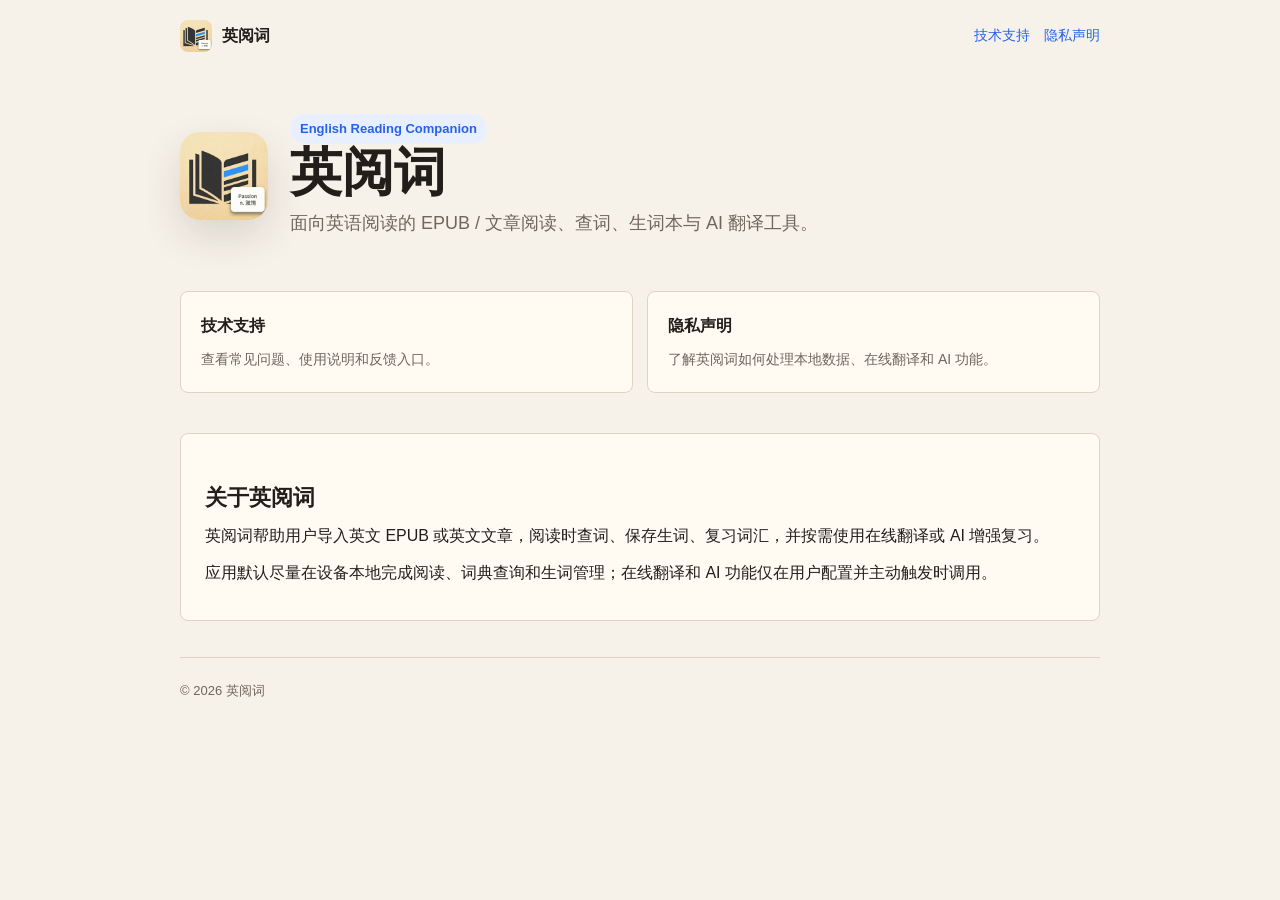
<file: index.html>
<!doctype html>
<html lang="zh-CN">
<head>
  <meta charset="utf-8">
  <meta name="viewport" content="width=device-width, initial-scale=1">
  <title>英阅词 - 技术支持与隐私声明</title>
  <meta name="description" content="英阅词 App 的技术支持网站与隐私声明。">
  <link rel="stylesheet" href="styles.css">
</head>
<body>
  <header class="shell nav">
    <a class="brand" href="./">
      <img src="app-icon.png" alt="英阅词图标">
      <span>英阅词</span>
    </a>
    <nav class="nav-links" aria-label="主导航">
      <a href="support.html">技术支持</a>
      <a href="privacy.html">隐私声明</a>
    </nav>
  </header>

  <main class="shell">
    <section class="hero">
      <img src="app-icon.png" alt="英阅词 App 图标">
      <div>
        <span class="badge">English Reading Companion</span>
        <h1>英阅词</h1>
        <p class="lead">面向英语阅读的 EPUB / 文章阅读、查词、生词本与 AI 翻译工具。</p>
      </div>
    </section>

    <section class="grid" aria-label="站点入口">
      <a class="action" href="support.html">
        <strong>技术支持</strong>
        <span>查看常见问题、使用说明和反馈入口。</span>
      </a>
      <a class="action" href="privacy.html">
        <strong>隐私声明</strong>
        <span>了解英阅词如何处理本地数据、在线翻译和 AI 功能。</span>
      </a>
    </section>

    <section class="panel">
      <h2>关于英阅词</h2>
      <p>英阅词帮助用户导入英文 EPUB 或英文文章，阅读时查词、保存生词、复习词汇，并按需使用在线翻译或 AI 增强复习。</p>
      <p>应用默认尽量在设备本地完成阅读、词典查询和生词管理；在线翻译和 AI 功能仅在用户配置并主动触发时调用。</p>
    </section>
  </main>

  <footer class="shell footer">
    <span>© 2026 英阅词</span>
  </footer>
</body>
</html>
</file>
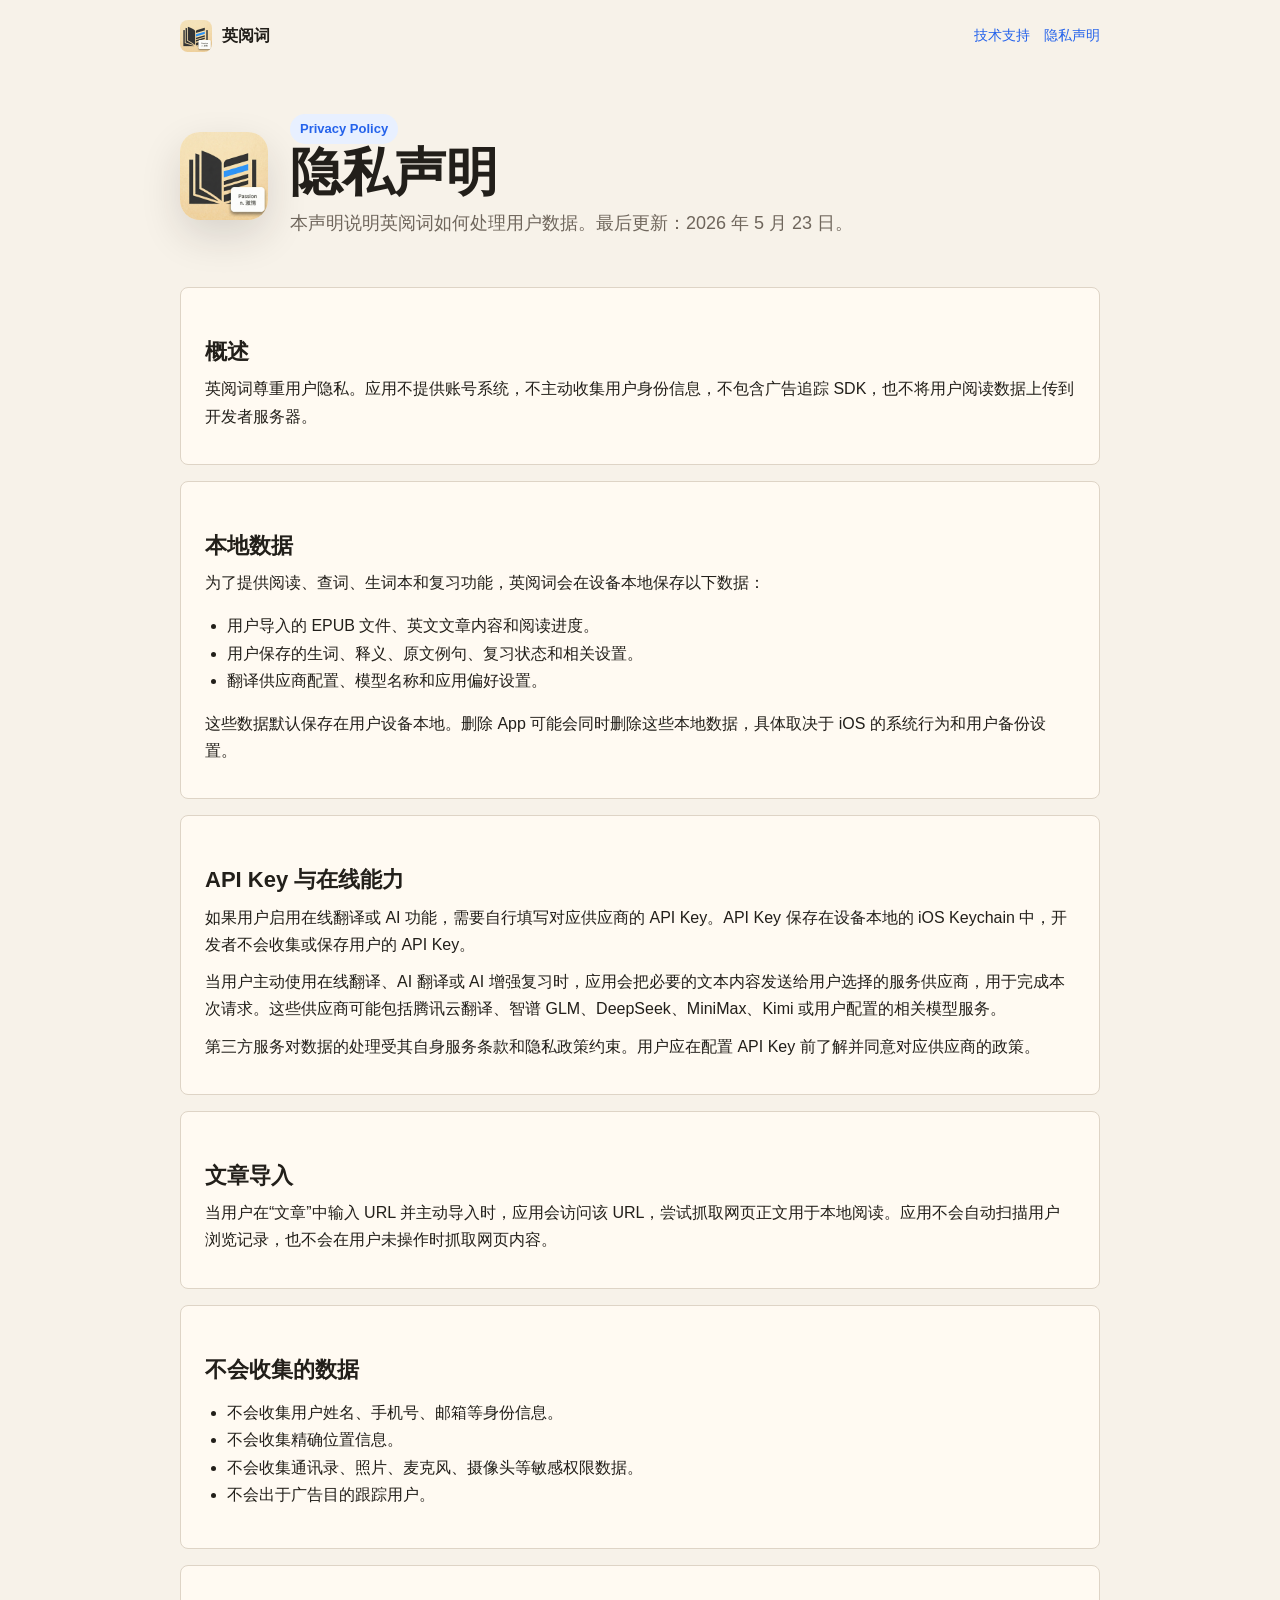
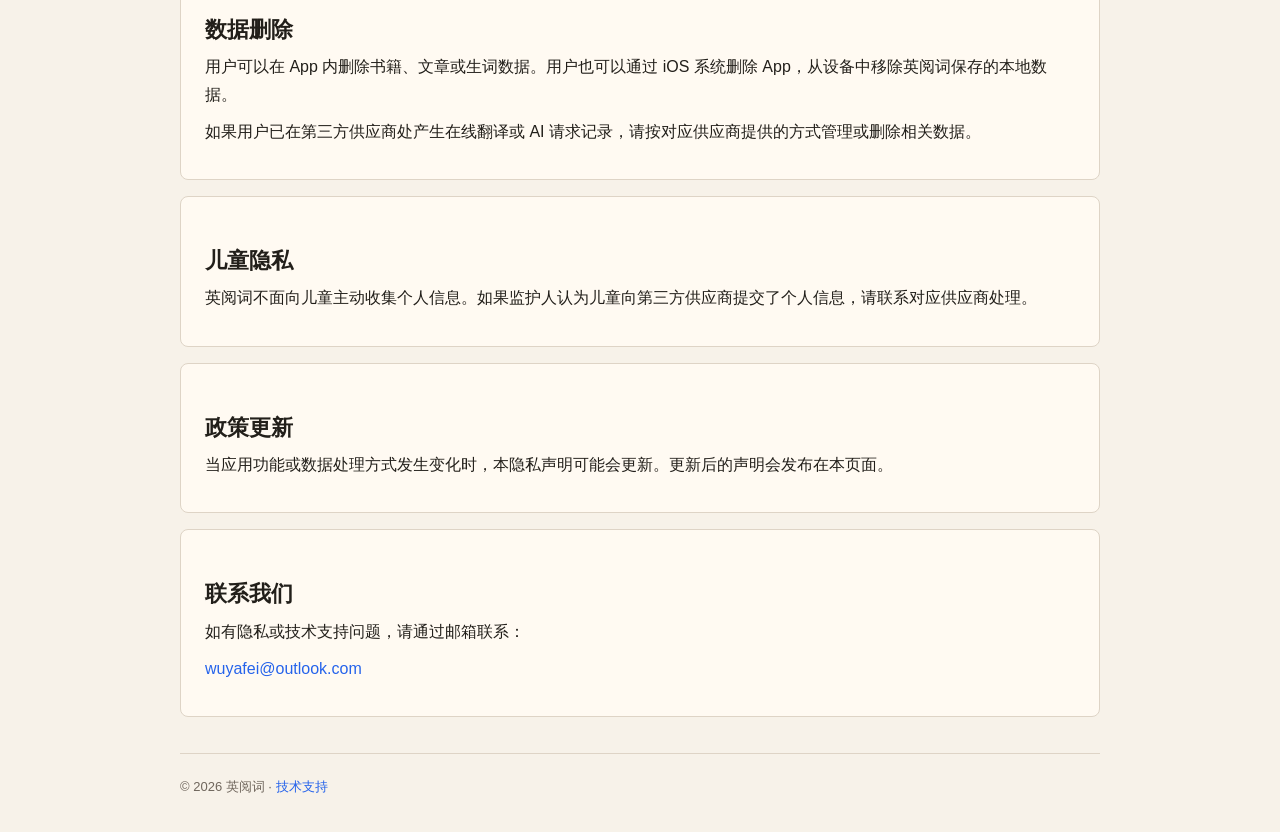
<file: privacy.html>
<!doctype html>
<html lang="zh-CN">
    <head>
        <meta charset="utf-8" />
        <meta name="viewport" content="width=device-width, initial-scale=1" />
        <title>英阅词 - 隐私声明</title>
        <meta name="description" content="英阅词 App 隐私声明。" />
        <link rel="stylesheet" href="styles.css" />
    </head>
    <body>
        <header class="shell nav">
            <a class="brand" href="./">
                <img src="app-icon.png" alt="英阅词图标" />
                <span>英阅词</span>
            </a>
            <nav class="nav-links" aria-label="主导航">
                <a href="support.html">技术支持</a>
                <a href="privacy.html">隐私声明</a>
            </nav>
        </header>

        <main class="shell">
            <section class="hero">
                <img src="app-icon.png" alt="英阅词 App 图标" />
                <div>
                    <span class="badge">Privacy Policy</span>
                    <h1>隐私声明</h1>
                    <p class="lead">
                        本声明说明英阅词如何处理用户数据。最后更新：2026 年 5 月
                        23 日。
                    </p>
                </div>
            </section>

            <section class="panel">
                <h2>概述</h2>
                <p>
                    英阅词尊重用户隐私。应用不提供账号系统，不主动收集用户身份信息，不包含广告追踪
                    SDK，也不将用户阅读数据上传到开发者服务器。
                </p>
            </section>

            <section class="panel">
                <h2>本地数据</h2>
                <p>
                    为了提供阅读、查词、生词本和复习功能，英阅词会在设备本地保存以下数据：
                </p>
                <ul>
                    <li>用户导入的 EPUB 文件、英文文章内容和阅读进度。</li>
                    <li>
                        用户保存的生词、释义、原文例句、复习状态和相关设置。
                    </li>
                    <li>翻译供应商配置、模型名称和应用偏好设置。</li>
                </ul>
                <p>
                    这些数据默认保存在用户设备本地。删除 App
                    可能会同时删除这些本地数据，具体取决于 iOS
                    的系统行为和用户备份设置。
                </p>
            </section>

            <section class="panel">
                <h2>API Key 与在线能力</h2>
                <p>
                    如果用户启用在线翻译或 AI 功能，需要自行填写对应供应商的 API
                    Key。API Key 保存在设备本地的 iOS Keychain
                    中，开发者不会收集或保存用户的 API Key。
                </p>
                <p>
                    当用户主动使用在线翻译、AI 翻译或 AI
                    增强复习时，应用会把必要的文本内容发送给用户选择的服务供应商，用于完成本次请求。这些供应商可能包括腾讯云翻译、智谱
                    GLM、DeepSeek、MiniMax、Kimi 或用户配置的相关模型服务。
                </p>
                <p>
                    第三方服务对数据的处理受其自身服务条款和隐私政策约束。用户应在配置
                    API Key 前了解并同意对应供应商的政策。
                </p>
            </section>

            <section class="panel">
                <h2>文章导入</h2>
                <p>
                    当用户在“文章”中输入 URL 并主动导入时，应用会访问该
                    URL，尝试抓取网页正文用于本地阅读。应用不会自动扫描用户浏览记录，也不会在用户未操作时抓取网页内容。
                </p>
            </section>

            <section class="panel">
                <h2>不会收集的数据</h2>
                <ul>
                    <li>不会收集用户姓名、手机号、邮箱等身份信息。</li>
                    <li>不会收集精确位置信息。</li>
                    <li>
                        不会收集通讯录、照片、麦克风、摄像头等敏感权限数据。
                    </li>
                    <li>不会出于广告目的跟踪用户。</li>
                </ul>
            </section>

            <section class="panel">
                <h2>数据删除</h2>
                <p>
                    用户可以在 App 内删除书籍、文章或生词数据。用户也可以通过
                    iOS 系统删除 App，从设备中移除英阅词保存的本地数据。
                </p>
                <p>
                    如果用户已在第三方供应商处产生在线翻译或 AI
                    请求记录，请按对应供应商提供的方式管理或删除相关数据。
                </p>
            </section>

            <section class="panel">
                <h2>儿童隐私</h2>
                <p>
                    英阅词不面向儿童主动收集个人信息。如果监护人认为儿童向第三方供应商提交了个人信息，请联系对应供应商处理。
                </p>
            </section>

            <section class="panel">
                <h2>政策更新</h2>
                <p>
                    当应用功能或数据处理方式发生变化时，本隐私声明可能会更新。更新后的声明会发布在本页面。
                </p>
            </section>

            <section class="panel">
                <h2>联系我们</h2>
                <p>如有隐私或技术支持问题，请通过邮箱联系：</p>
                <p>
                    <a href="mailto:wuyafei@outlook.com">wuyafei@outlook.com</a>
                </p>
            </section>
        </main>

        <footer class="shell footer">
            <span>© 2026 英阅词 · <a href="support.html">技术支持</a></span>
        </footer>
    </body>
</html>
</file>
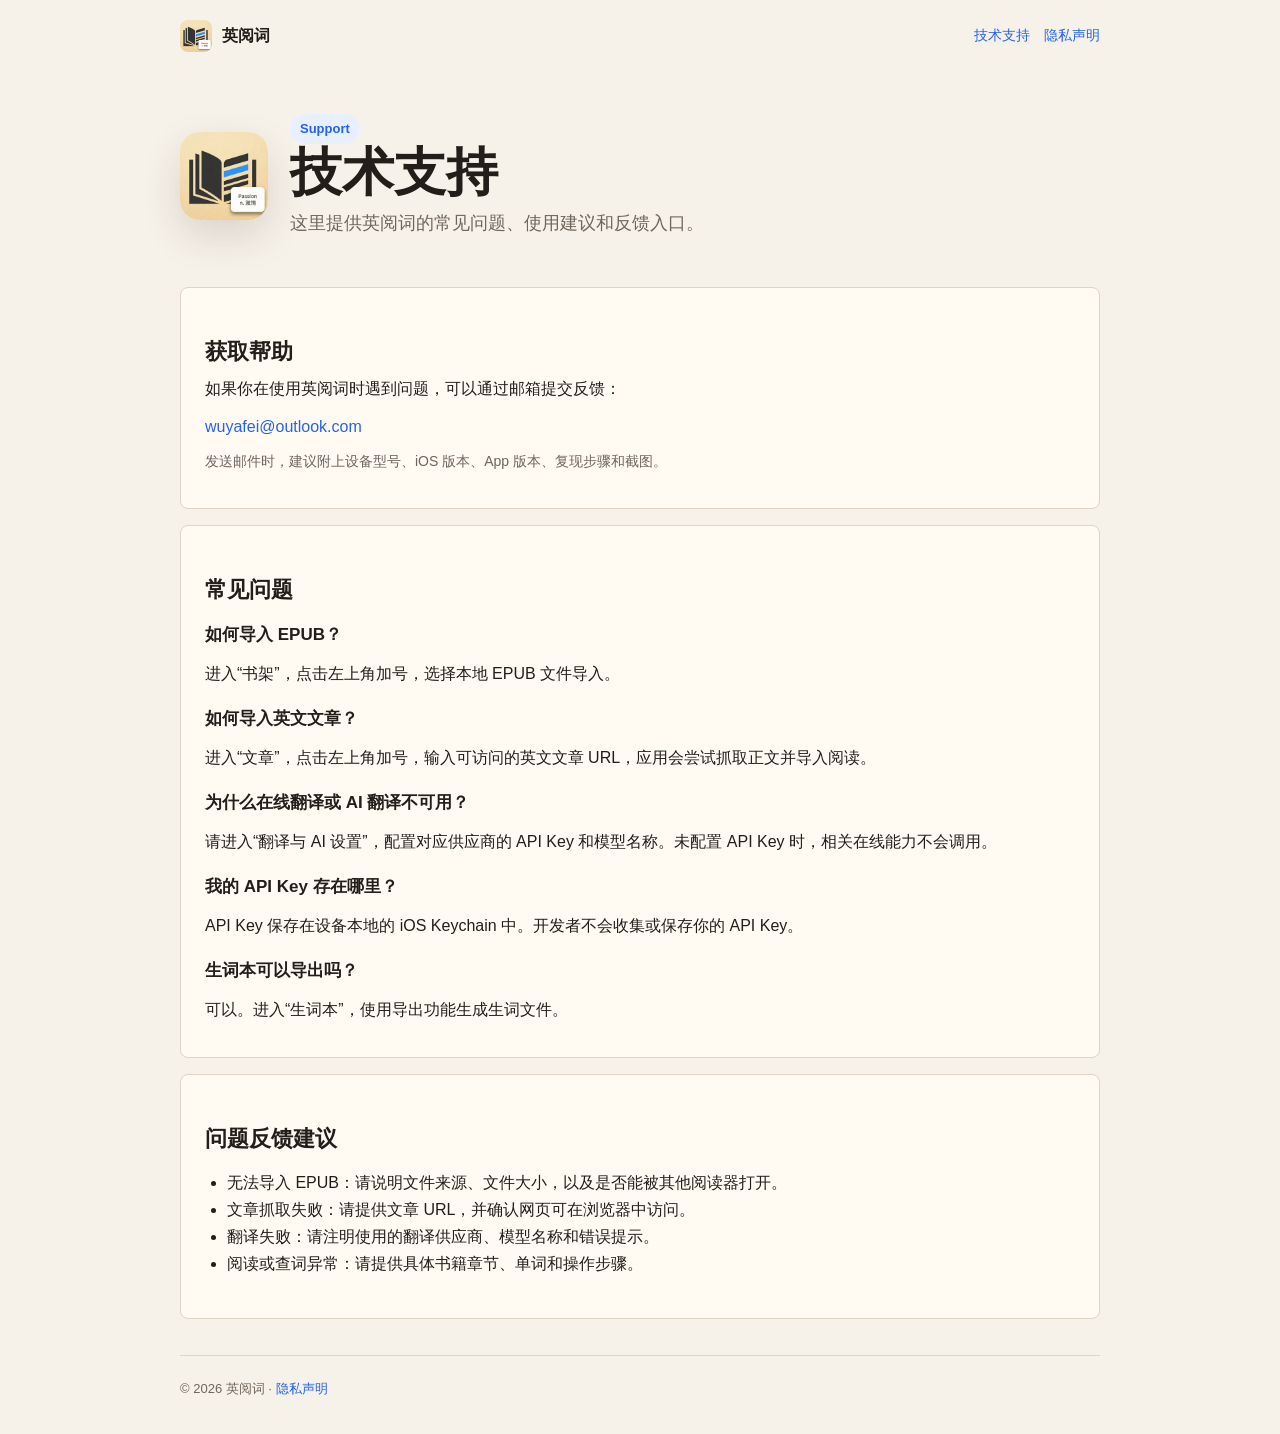
<file: support.html>
<!doctype html>
<html lang="zh-CN">
    <head>
        <meta charset="utf-8" />
        <meta name="viewport" content="width=device-width, initial-scale=1" />
        <title>英阅词 - 技术支持</title>
        <meta name="description" content="英阅词 App 技术支持页面。" />
        <link rel="stylesheet" href="styles.css" />
    </head>
    <body>
        <header class="shell nav">
            <a class="brand" href="./">
                <img src="app-icon.png" alt="英阅词图标" />
                <span>英阅词</span>
            </a>
            <nav class="nav-links" aria-label="主导航">
                <a href="support.html">技术支持</a>
                <a href="privacy.html">隐私声明</a>
            </nav>
        </header>

        <main class="shell">
            <section class="hero">
                <img src="app-icon.png" alt="英阅词 App 图标" />
                <div>
                    <span class="badge">Support</span>
                    <h1>技术支持</h1>
                    <p class="lead">
                        这里提供英阅词的常见问题、使用建议和反馈入口。
                    </p>
                </div>
            </section>

            <section class="panel">
                <h2>获取帮助</h2>
                <p>如果你在使用英阅词时遇到问题，可以通过邮箱提交反馈：</p>
                <p>
                    <a href="mailto:wuyafei@outlook.com">wuyafei@outlook.com</a>
                </p>
                <p class="meta">
                    发送邮件时，建议附上设备型号、iOS 版本、App
                    版本、复现步骤和截图。
                </p>
            </section>

            <section class="panel">
                <h2>常见问题</h2>

                <h3>如何导入 EPUB？</h3>
                <p>进入“书架”，点击左上角加号，选择本地 EPUB 文件导入。</p>

                <h3>如何导入英文文章？</h3>
                <p>
                    进入“文章”，点击左上角加号，输入可访问的英文文章
                    URL，应用会尝试抓取正文并导入阅读。
                </p>

                <h3>为什么在线翻译或 AI 翻译不可用？</h3>
                <p>
                    请进入“翻译与 AI 设置”，配置对应供应商的 API Key
                    和模型名称。未配置 API Key 时，相关在线能力不会调用。
                </p>

                <h3>我的 API Key 存在哪里？</h3>
                <p>
                    API Key 保存在设备本地的 iOS Keychain
                    中。开发者不会收集或保存你的 API Key。
                </p>

                <h3>生词本可以导出吗？</h3>
                <p>可以。进入“生词本”，使用导出功能生成生词文件。</p>
            </section>

            <section class="panel">
                <h2>问题反馈建议</h2>
                <ul>
                    <li>
                        无法导入
                        EPUB：请说明文件来源、文件大小，以及是否能被其他阅读器打开。
                    </li>
                    <li>
                        文章抓取失败：请提供文章
                        URL，并确认网页可在浏览器中访问。
                    </li>
                    <li>
                        翻译失败：请注明使用的翻译供应商、模型名称和错误提示。
                    </li>
                    <li>
                        阅读或查词异常：请提供具体书籍章节、单词和操作步骤。
                    </li>
                </ul>
            </section>
        </main>

        <footer class="shell footer">
            <span>© 2026 英阅词 · <a href="privacy.html">隐私声明</a></span>
        </footer>
    </body>
</html>
</file>
<file: styles.css>
:root {
  color-scheme: light;
  --bg: #f7f2e9;
  --panel: #fffaf2;
  --ink: #221f1a;
  --muted: #6f665c;
  --line: #ded4c6;
  --accent: #2563eb;
  --accent-soft: #e8f0ff;
}

* {
  box-sizing: border-box;
}

body {
  margin: 0;
  background: var(--bg);
  color: var(--ink);
  font-family: -apple-system, BlinkMacSystemFont, "Segoe UI", sans-serif;
  line-height: 1.7;
}

a {
  color: var(--accent);
  text-decoration: none;
}

a:hover {
  text-decoration: underline;
}

.shell {
  width: min(920px, calc(100% - 32px));
  margin: 0 auto;
}

.nav {
  display: flex;
  align-items: center;
  justify-content: space-between;
  gap: 16px;
  padding: 20px 0;
}

.brand {
  display: inline-flex;
  align-items: center;
  gap: 10px;
  color: var(--ink);
  font-weight: 700;
}

.brand img {
  width: 32px;
  height: 32px;
  border-radius: 8px;
}

.nav-links {
  display: flex;
  align-items: center;
  gap: 14px;
  font-size: 14px;
}

.hero {
  display: grid;
  grid-template-columns: 88px 1fr;
  gap: 22px;
  align-items: center;
  padding: 42px 0 32px;
}

.hero img {
  width: 88px;
  height: 88px;
  border-radius: 20px;
  box-shadow: 0 16px 40px rgb(34 31 26 / 14%);
}

h1 {
  margin: 0 0 8px;
  font-size: clamp(32px, 5vw, 52px);
  line-height: 1.08;
}

.lead {
  margin: 0;
  color: var(--muted);
  font-size: 18px;
}

.panel {
  background: var(--panel);
  border: 1px solid var(--line);
  border-radius: 8px;
  padding: 24px;
  margin: 16px 0;
}

.grid {
  display: grid;
  grid-template-columns: repeat(2, minmax(0, 1fr));
  gap: 14px;
  margin: 20px 0 40px;
}

.action {
  display: block;
  background: var(--panel);
  border: 1px solid var(--line);
  border-radius: 8px;
  padding: 20px;
  color: var(--ink);
}

.action strong {
  display: block;
  margin-bottom: 6px;
}

.action span {
  color: var(--muted);
  font-size: 14px;
}

h2 {
  margin: 26px 0 10px;
  font-size: 22px;
  line-height: 1.25;
}

h3 {
  margin: 18px 0 8px;
  font-size: 17px;
}

p {
  margin: 10px 0;
}

ul {
  padding-left: 22px;
}

.meta {
  color: var(--muted);
  font-size: 14px;
}

.badge {
  display: inline-flex;
  align-items: center;
  border-radius: 999px;
  background: var(--accent-soft);
  color: var(--accent);
  padding: 4px 10px;
  font-size: 13px;
  font-weight: 600;
}

.footer {
  border-top: 1px solid var(--line);
  color: var(--muted);
  font-size: 13px;
  padding: 22px 0 34px;
  margin-top: 36px;
}

@media (max-width: 640px) {
  .nav {
    align-items: flex-start;
    flex-direction: column;
  }

  .hero {
    grid-template-columns: 1fr;
    padding-top: 24px;
  }

  .grid {
    grid-template-columns: 1fr;
  }
}
</file>
